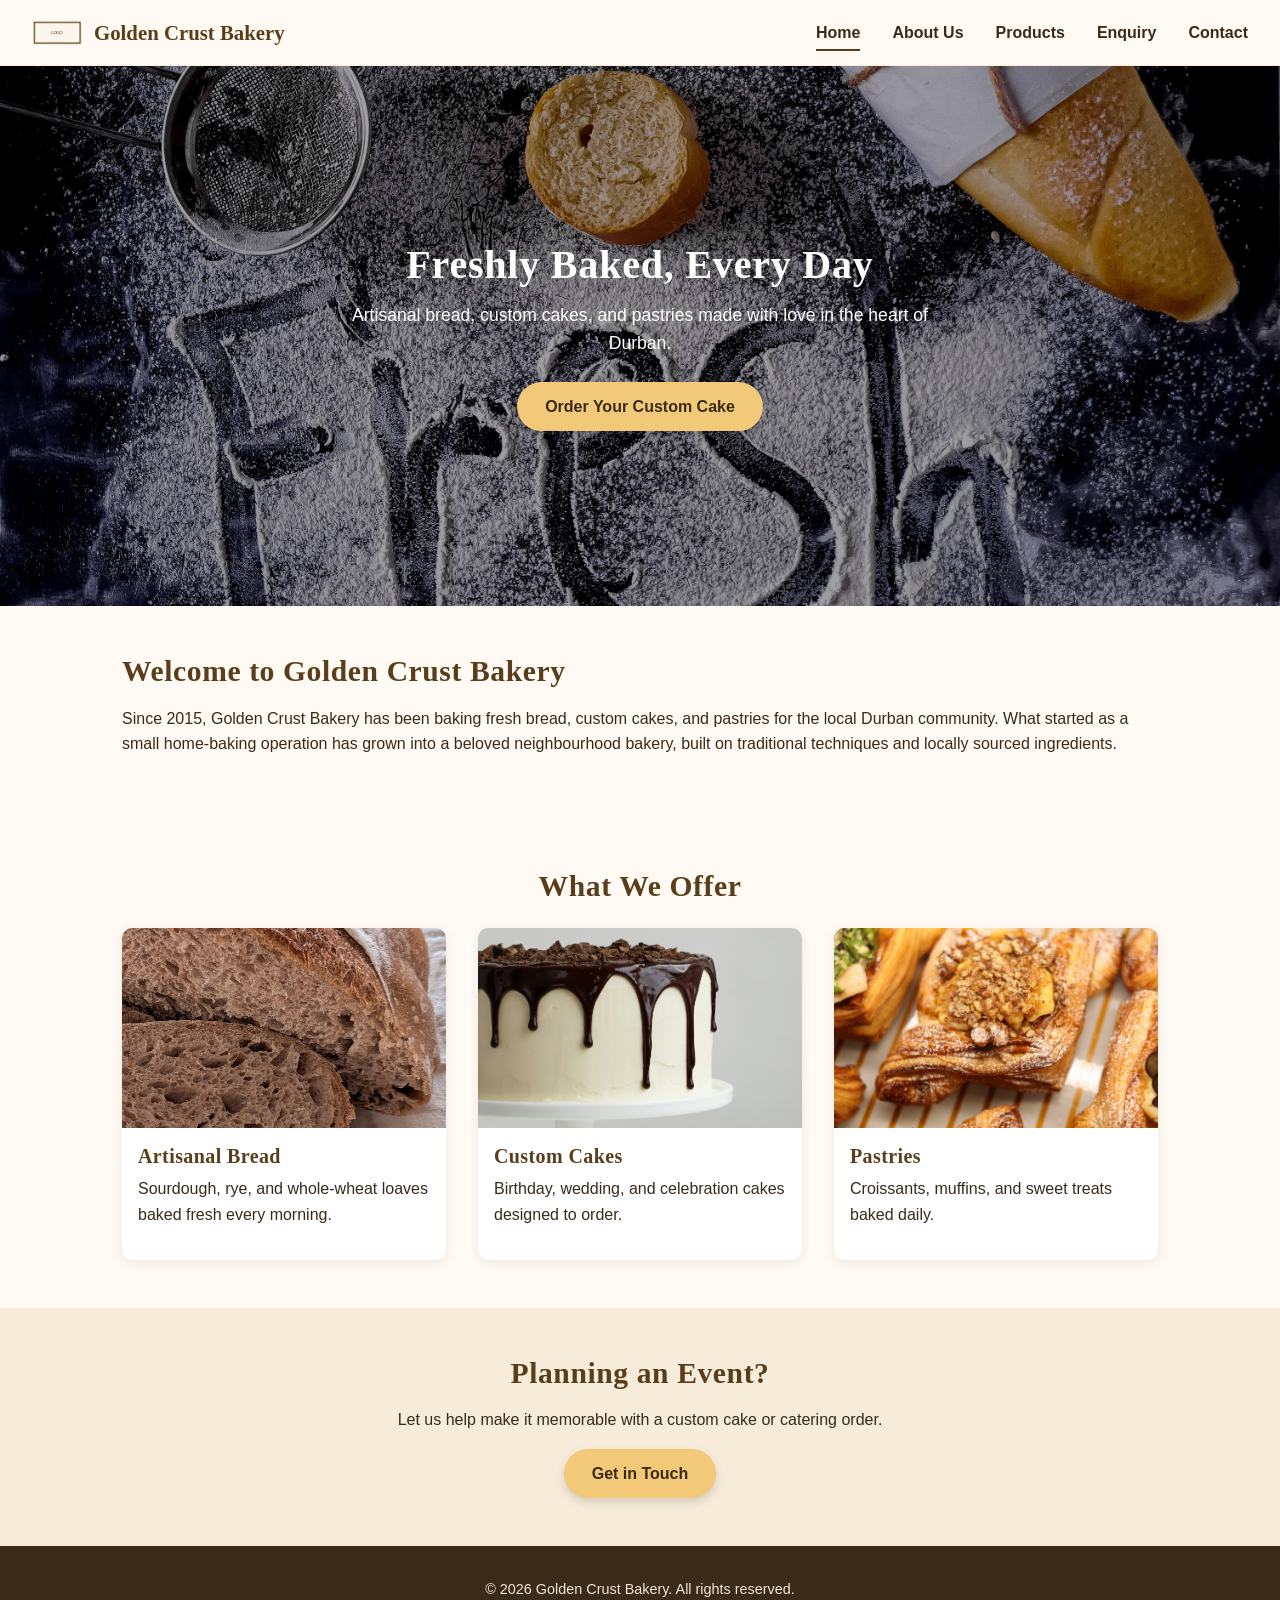
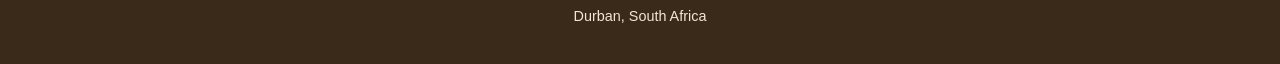
<file: index.html>
<!DOCTYPE html>
<html lang="en">
<head>
  <meta charset="UTF-8">
  <meta name="viewport" content="width=device-width, initial-scale=1.0">
  <title>Golden Crust Bakery | Home</title>
  <meta name="description" content="Golden Crust Bakery - freshly baked bread, custom cakes, and pastries in Durban.">
  <link rel="stylesheet" href="css/style.css">
</head>
<body>

  <!-- ===================== Header & Navigation ===================== -->
  <!-- Shared navigation structure repeated across all pages for consistency -->
  <header>
    <div class="logo">
      <img src="images/logo-placeholder.png" alt="Golden Crust Bakery logo">
      <span>Golden Crust Bakery</span>
    </div>
    <nav>
      <ul>
        <li><a href="index.html" aria-current="page">Home</a></li>
        <li><a href="about.html">About Us</a></li>
        <li><a href="products.html">Products</a></li>
        <li><a href="enquiry.html">Enquiry</a></li>
        <li><a href="contact.html">Contact</a></li>
      </ul>
    </nav>
  </header>

  <!-- ===================== Hero Section ===================== -->
  <main>
    <section class="hero">
      <img src="images/hero-placeholder.jpg" alt="Freshly baked bread and pastries at Golden Crust Bakery">
      <div class="hero-text">
        <h1>Freshly Baked, Every Day</h1>
        <p>Artisanal bread, custom cakes, and pastries made with love in the heart of Durban.</p>
        <a href="enquiry.html" class="cta-button">Order Your Custom Cake</a>
      </div>
    </section>

    <!-- ===================== Introduction ===================== -->
    <section class="intro">
      <h2>Welcome to Golden Crust Bakery</h2>
      <p>
        Since 2015, Golden Crust Bakery has been baking fresh bread, custom cakes,
        and pastries for the local Durban community. What started as a small
        home-baking operation has grown into a beloved neighbourhood bakery, built on
        traditional techniques and locally sourced ingredients.
      </p>
    </section>

    <!-- ===================== Featured Products ===================== -->
    <section class="featured-products">
      <h2>What We Offer</h2>
      <div class="product-grid">
        <article class="product-card">
          <img src="images/bread-placeholder.jpg" alt="Freshly baked artisanal bread loaves">
          <h3>Artisanal Bread</h3>
          <p>Sourdough, rye, and whole-wheat loaves baked fresh every morning.</p>
        </article>
        <article class="product-card">
          <img src="images/cakes-placeholder.jpg" alt="Custom decorated cakes for birthdays and weddings">
          <h3>Custom Cakes</h3>
          <p>Birthday, wedding, and celebration cakes designed to order.</p>
        </article>
        <article class="product-card">
          <img src="images/pastries-placeholder.jpg" alt="Assorted pastries and baked treats">
          <h3>Pastries</h3>
          <p>Croissants, muffins, and sweet treats baked daily.</p>
        </article>
      </div>
    </section>

    <!-- ===================== Call To Action ===================== -->
    <section class="cta-banner">
      <h2>Planning an Event?</h2>
      <p>Let us help make it memorable with a custom cake or catering order.</p>
      <a href="enquiry.html" class="cta-button">Get in Touch</a>
    </section>
  </main>

  <!-- ===================== Footer ===================== -->
  <footer>
    <p>&copy; 2026 Golden Crust Bakery. All rights reserved.</p>
    <p>Durban, South Africa</p>
  </footer>

</body>
</html>
</file>
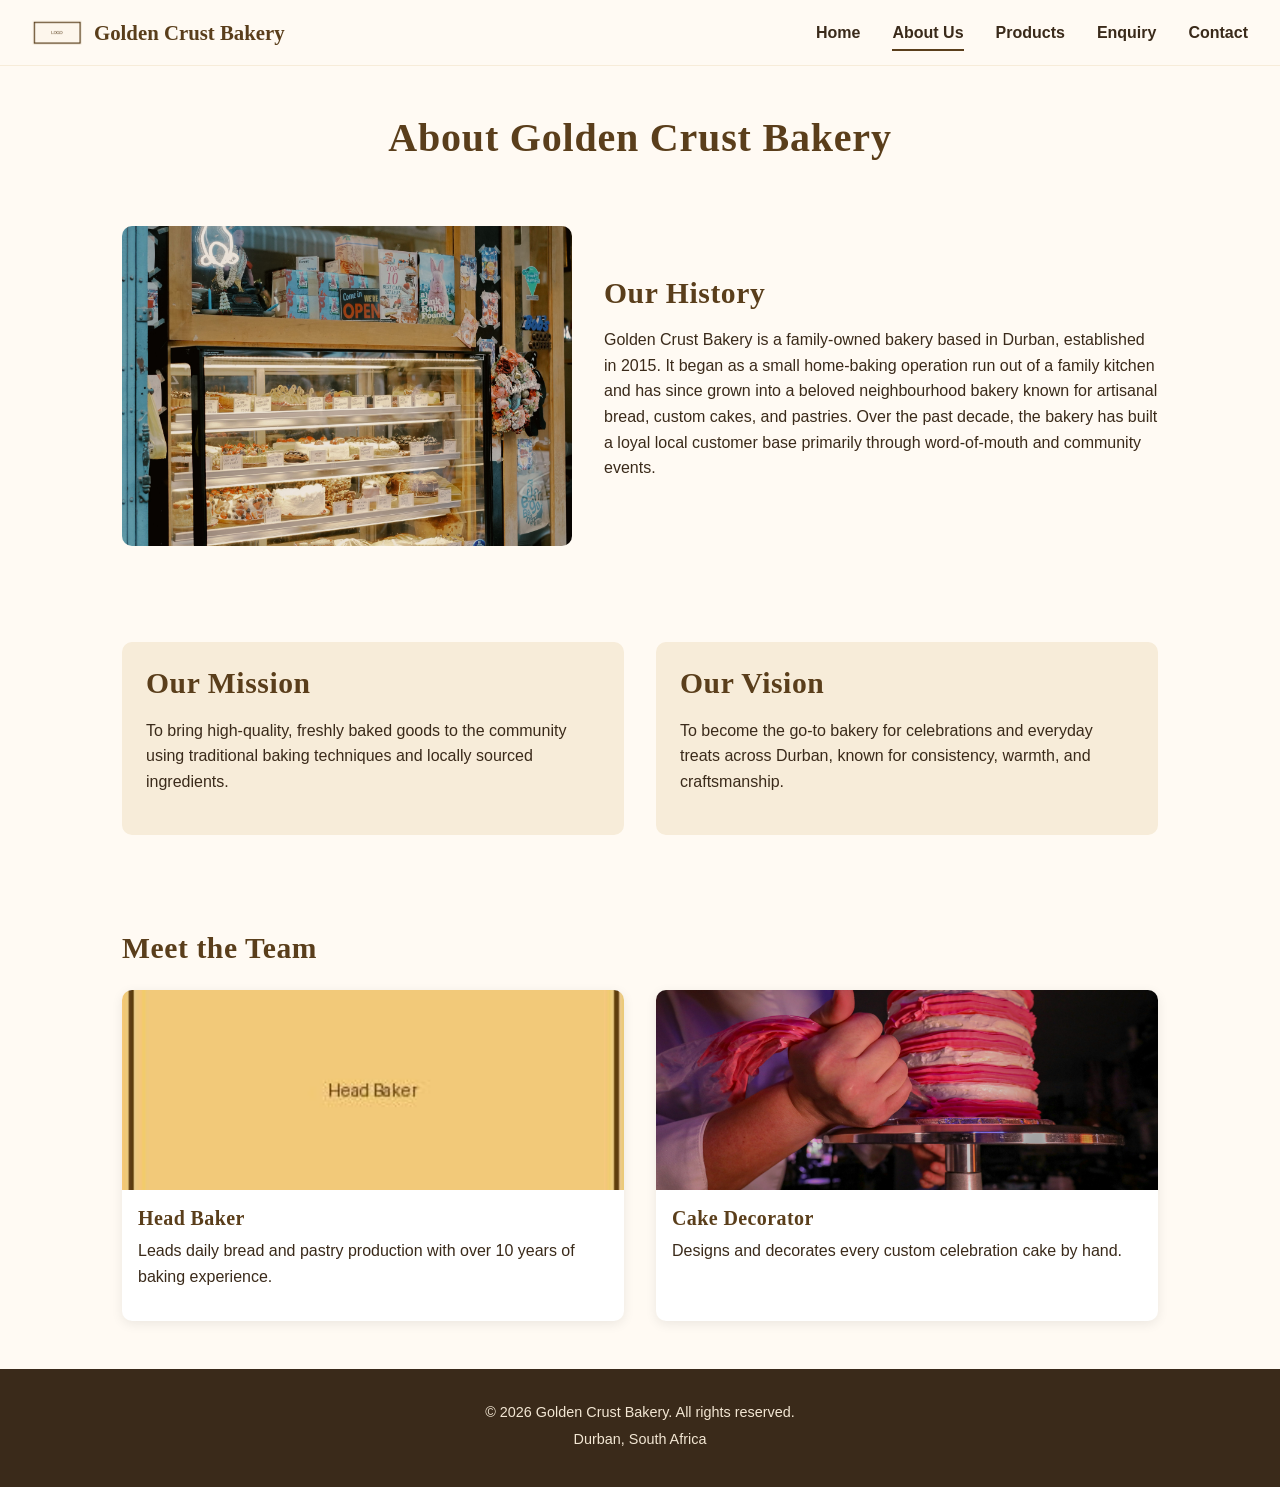
<file: about.html>
<!DOCTYPE html>
<html lang="en">
<head>
  <meta charset="UTF-8">
  <meta name="viewport" content="width=device-width, initial-scale=1.0">
  <title>Golden Crust Bakery | About Us</title>
  <meta name="description" content="Learn about the history, mission, and vision of Golden Crust Bakery.">
  <link rel="stylesheet" href="css/style.css">
</head>
<body>

  <!-- ===================== Header & Navigation ===================== -->
  <header>
    <div class="logo">
      <img src="images/logo-placeholder.png" alt="Golden Crust Bakery logo">
      <span>Golden Crust Bakery</span>
    </div>
    <nav>
      <ul>
        <li><a href="index.html">Home</a></li>
        <li><a href="about.html" aria-current="page">About Us</a></li>
        <li><a href="products.html">Products</a></li>
        <li><a href="enquiry.html">Enquiry</a></li>
        <li><a href="contact.html">Contact</a></li>
      </ul>
    </nav>
  </header>

  <main>
    <!-- ===================== Page Heading ===================== -->
    <section class="page-heading">
      <h1>About Golden Crust Bakery</h1>
    </section>

    <!-- ===================== History ===================== -->
    <section class="about-history">
      <img src="images/bakery-storefront-placeholder.jpg" alt="Golden Crust Bakery storefront">
      <div>
        <h2>Our History</h2>
        <p>
          Golden Crust Bakery is a family-owned bakery based in Durban, established
          in 2015. It began as a small home-baking operation run out of a family kitchen
          and has since grown into a beloved neighbourhood bakery known for artisanal
          bread, custom cakes, and pastries. Over the past decade, the bakery has built a
          loyal local customer base primarily through word-of-mouth and community events.
        </p>
      </div>
    </section>

    <!-- ===================== Mission & Vision ===================== -->
    <section class="mission-vision">
      <div class="mission">
        <h2>Our Mission</h2>
        <p>
          To bring high-quality, freshly baked goods to the community using traditional
          baking techniques and locally sourced ingredients.
        </p>
      </div>
      <div class="vision">
        <h2>Our Vision</h2>
        <p>
          To become the go-to bakery for celebrations and everyday treats across
          Durban, known for consistency, warmth, and craftsmanship.
        </p>
      </div>
    </section>

    <!-- ===================== Team ===================== -->
    <section class="team">
      <h2>Meet the Team</h2>
      <div class="team-grid">
        <article class="team-member">
          <img src="images/baker-placeholder.jpg" alt="Head baker at Golden Crust Bakery">
          <h3>Head Baker</h3>
          <p>Leads daily bread and pastry production with over 10 years of baking experience.</p>
        </article>
        <article class="team-member">
          <img src="images/cake-decorator-placeholder.jpg" alt="Cake decorator at Golden Crust Bakery">
          <h3>Cake Decorator</h3>
          <p>Designs and decorates every custom celebration cake by hand.</p>
        </article>
      </div>
    </section>
  </main>

  <!-- ===================== Footer ===================== -->
  <footer>
    <p>&copy; 2026 Golden Crust Bakery. All rights reserved.</p>
    <p>Durban, South Africa</p>
  </footer>

</body>
</html>
</file>
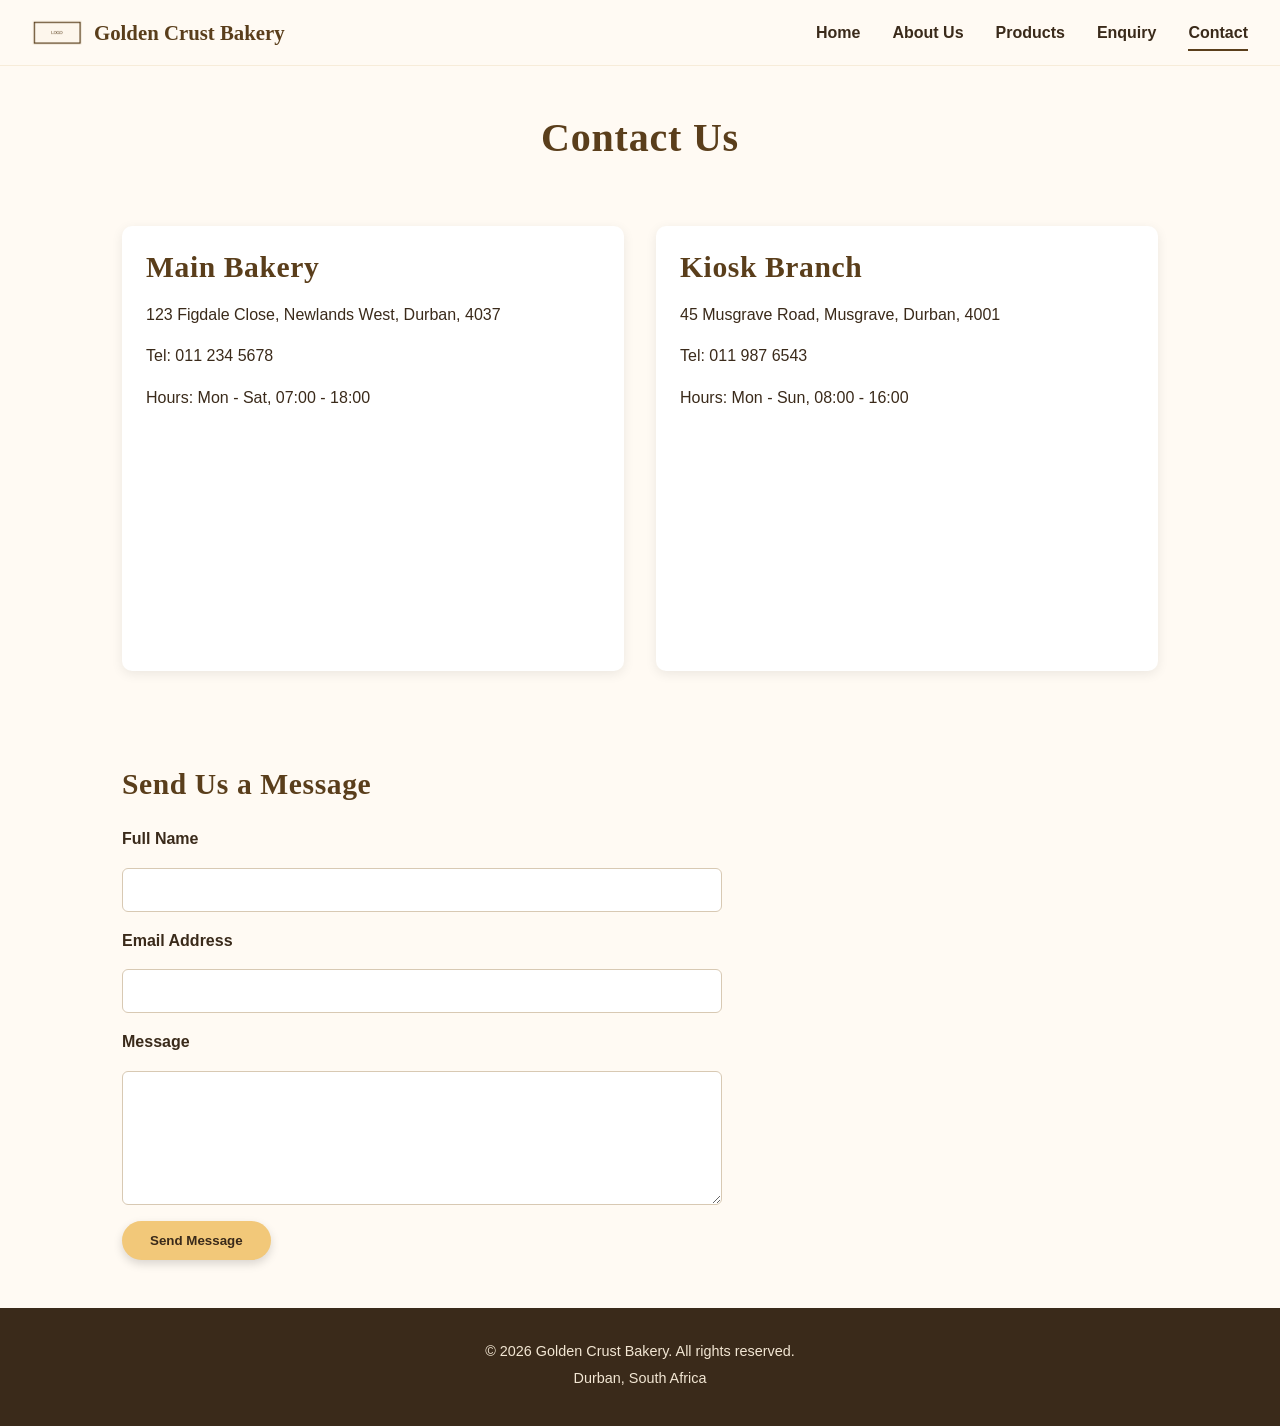
<file: contact.html>
<!DOCTYPE html>
<html lang="en">
<head>
  <meta charset="UTF-8">
  <meta name="viewport" content="width=device-width, initial-scale=1.0">
  <title>Golden Crust Bakery | Contact</title>
  <meta name="description" content="Find Golden Crust Bakery's locations, opening hours, and contact details.">
  <link rel="stylesheet" href="css/style.css">
</head>
<body>

  <!-- ===================== Header & Navigation ===================== -->
  <header>
    <div class="logo">
      <img src="images/logo-placeholder.png" alt="Golden Crust Bakery logo">
      <span>Golden Crust Bakery</span>
    </div>
    <nav>
      <ul>
        <li><a href="index.html">Home</a></li>
        <li><a href="about.html">About Us</a></li>
        <li><a href="products.html">Products</a></li>
        <li><a href="enquiry.html">Enquiry</a></li>
        <li><a href="contact.html" aria-current="page">Contact</a></li>
      </ul>
    </nav>
  </header>

  <main>
    <!-- ===================== Page Heading ===================== -->
    <section class="page-heading">
      <h1>Contact Us</h1>
    </section>

    <!-- ===================== Locations ===================== -->
    <section class="locations">
      <article class="location">
        <h2>Main Bakery</h2>
        <p>123 Figdale Close, Newlands West, Durban, 4037</p>
        <p>Tel: 011 234 5678</p>
        <p>Hours: Mon - Sat, 07:00 - 18:00</p>
        <!-- Map embed placeholder - to be replaced with an embedded map (e.g. Google Maps iframe) -->
        <div class="map-container">
          <iframe src="https://www.google.com/maps/embed?pb=!1m18!1m12!1m3!1d27703.287159288786!2d30.95565045!3d-29.780217950000004!2m3!1f0!2f0!3f0!3m2!1i1024!2i768!4f13.1!3m3!1m2!1s0x1ef7016674fdb65d%3A0x2ec6061122e48c1f!2sNewlands%20West%2C%204037!5e0!3m2!1sen!2sza!4v1786638289815!5m2!1sen!2sza" width="600" height="450" style="border:0;" allowfullscreen="" loading="lazy" referrerpolicy="strict-origin-when-cross-origin"></iframe>
        </div>
      </article>

      <article class="location">
        <h2>Kiosk Branch</h2>
        <p>45 Musgrave Road, Musgrave, Durban, 4001</p>
        <p>Tel: 011 987 6543</p>
        <p>Hours: Mon - Sun, 08:00 - 16:00</p>
        <!-- Map embed placeholder - to be replaced with an embedded map (e.g. Google Maps iframe) -->
        <div class="map-container">
          <iframe src="https://www.google.com/maps/embed?pb=!1m18!1m12!1m3!1d14342.9!2d30.99!3d-29.83!2m3!1f0!2f0!3f0!3m2!1i1024!2i768!4f13.1!3m3!1m2!1s0x0%3A0x0!2sMusgrave%2C%20Durban!5e0!3m2!1sen!2sza!4v1786638289816!5m2!1sen!2sza" width="600" height="450" style="border:0;" allowfullscreen="" loading="lazy" referrerpolicy="strict-origin-when-cross-origin"></iframe>
        </div>
      </article>
    </section>

    <!-- ===================== Contact Form ===================== -->
    <section class="contact-form">
      <h2>Send Us a Message</h2>
      <form action="#" method="post">
        <label for="name">Full Name</label>
        <input type="text" id="name" name="name" required>

        <label for="email">Email Address</label>
        <input type="email" id="email" name="email" required>

        <label for="message">Message</label>
        <textarea id="message" name="message" rows="6" required></textarea>

        <button type="submit" class="cta-button">Send Message</button>
      </form>
    </section>
  </main>

  <!-- ===================== Footer ===================== -->
  <footer>
    <p>&copy; 2026 Golden Crust Bakery. All rights reserved.</p>
    <p>Durban, South Africa</p>
  </footer>

</body>
</html>
</file>
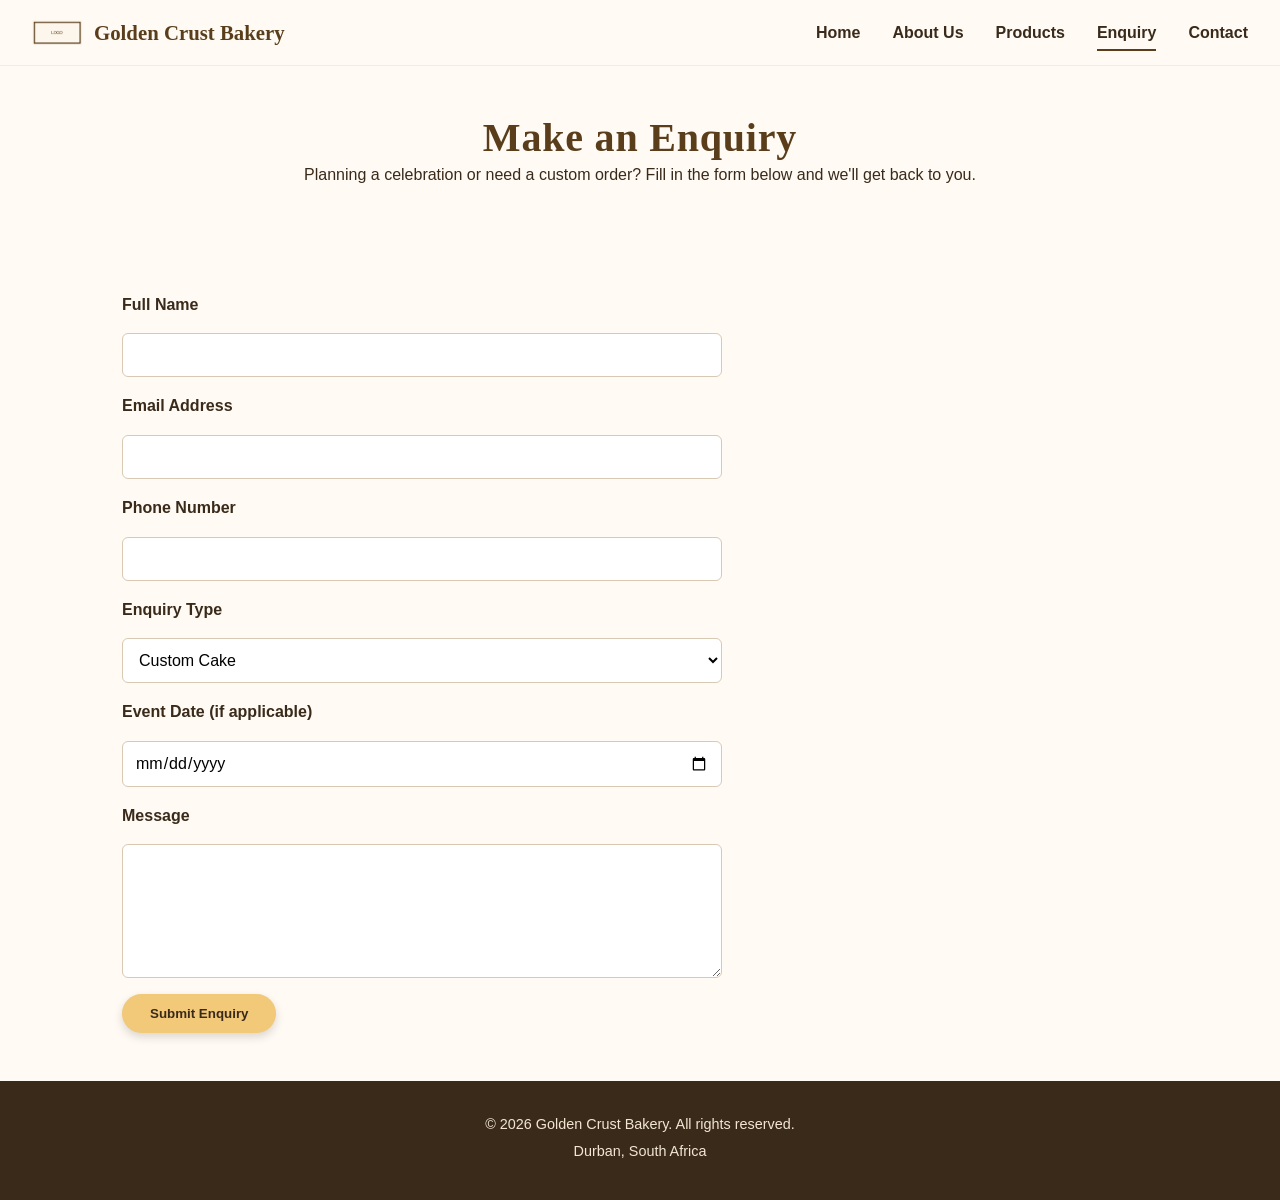
<file: enquiry.html>
<!DOCTYPE html>
<html lang="en">
<head>
  <meta charset="UTF-8">
  <meta name="viewport" content="width=device-width, initial-scale=1.0">
  <title>Golden Crust Bakery | Enquiry</title>
  <meta name="description" content="Submit an enquiry for custom cakes, catering, or bulk orders at Golden Crust Bakery.">
  <link rel="stylesheet" href="css/style.css">
</head>
<body>

  <!-- ===================== Header & Navigation ===================== -->
  <header>
    <div class="logo">
      <img src="images/logo-placeholder.png" alt="Golden Crust Bakery logo">
      <span>Golden Crust Bakery</span>
    </div>
    <nav>
      <ul>
        <li><a href="index.html">Home</a></li>
        <li><a href="about.html">About Us</a></li>
        <li><a href="products.html">Products</a></li>
        <li><a href="enquiry.html" aria-current="page">Enquiry</a></li>
        <li><a href="contact.html">Contact</a></li>
      </ul>
    </nav>
  </header>

  <main>
    <!-- ===================== Page Heading ===================== -->
    <section class="page-heading">
      <h1>Make an Enquiry</h1>
      <p>Planning a celebration or need a custom order? Fill in the form below and we'll get back to you.</p>
    </section>

    <!-- ===================== Enquiry Form ===================== -->
    <!-- Note: form is static HTML for now (Part 1). Submission handling and
         validation via JavaScript will be added in Part 3 of this project. -->
    <section class="enquiry-form">
      <form action="#" method="post">
        <label for="name">Full Name</label>
        <input type="text" id="name" name="name" required>

        <label for="email">Email Address</label>
        <input type="email" id="email" name="email" required>

        <label for="phone">Phone Number</label>
        <input type="tel" id="phone" name="phone">

        <label for="enquiry-type">Enquiry Type</label>
        <select id="enquiry-type" name="enquiry-type">
          <option value="custom-cake">Custom Cake</option>
          <option value="catering">Catering / Bulk Order</option>
          <option value="general">General Enquiry</option>
        </select>

        <label for="event-date">Event Date (if applicable)</label>
        <input type="date" id="event-date" name="event-date">

        <label for="message">Message</label>
        <textarea id="message" name="message" rows="6" required></textarea>

        <button type="submit" class="cta-button">Submit Enquiry</button>
      </form>
    </section>
  </main>

  <!-- ===================== Footer ===================== -->
  <footer>
    <p>&copy; 2026 Golden Crust Bakery. All rights reserved.</p>
    <p>Durban, South Africa</p>
  </footer>

</body>
</html>
</file>
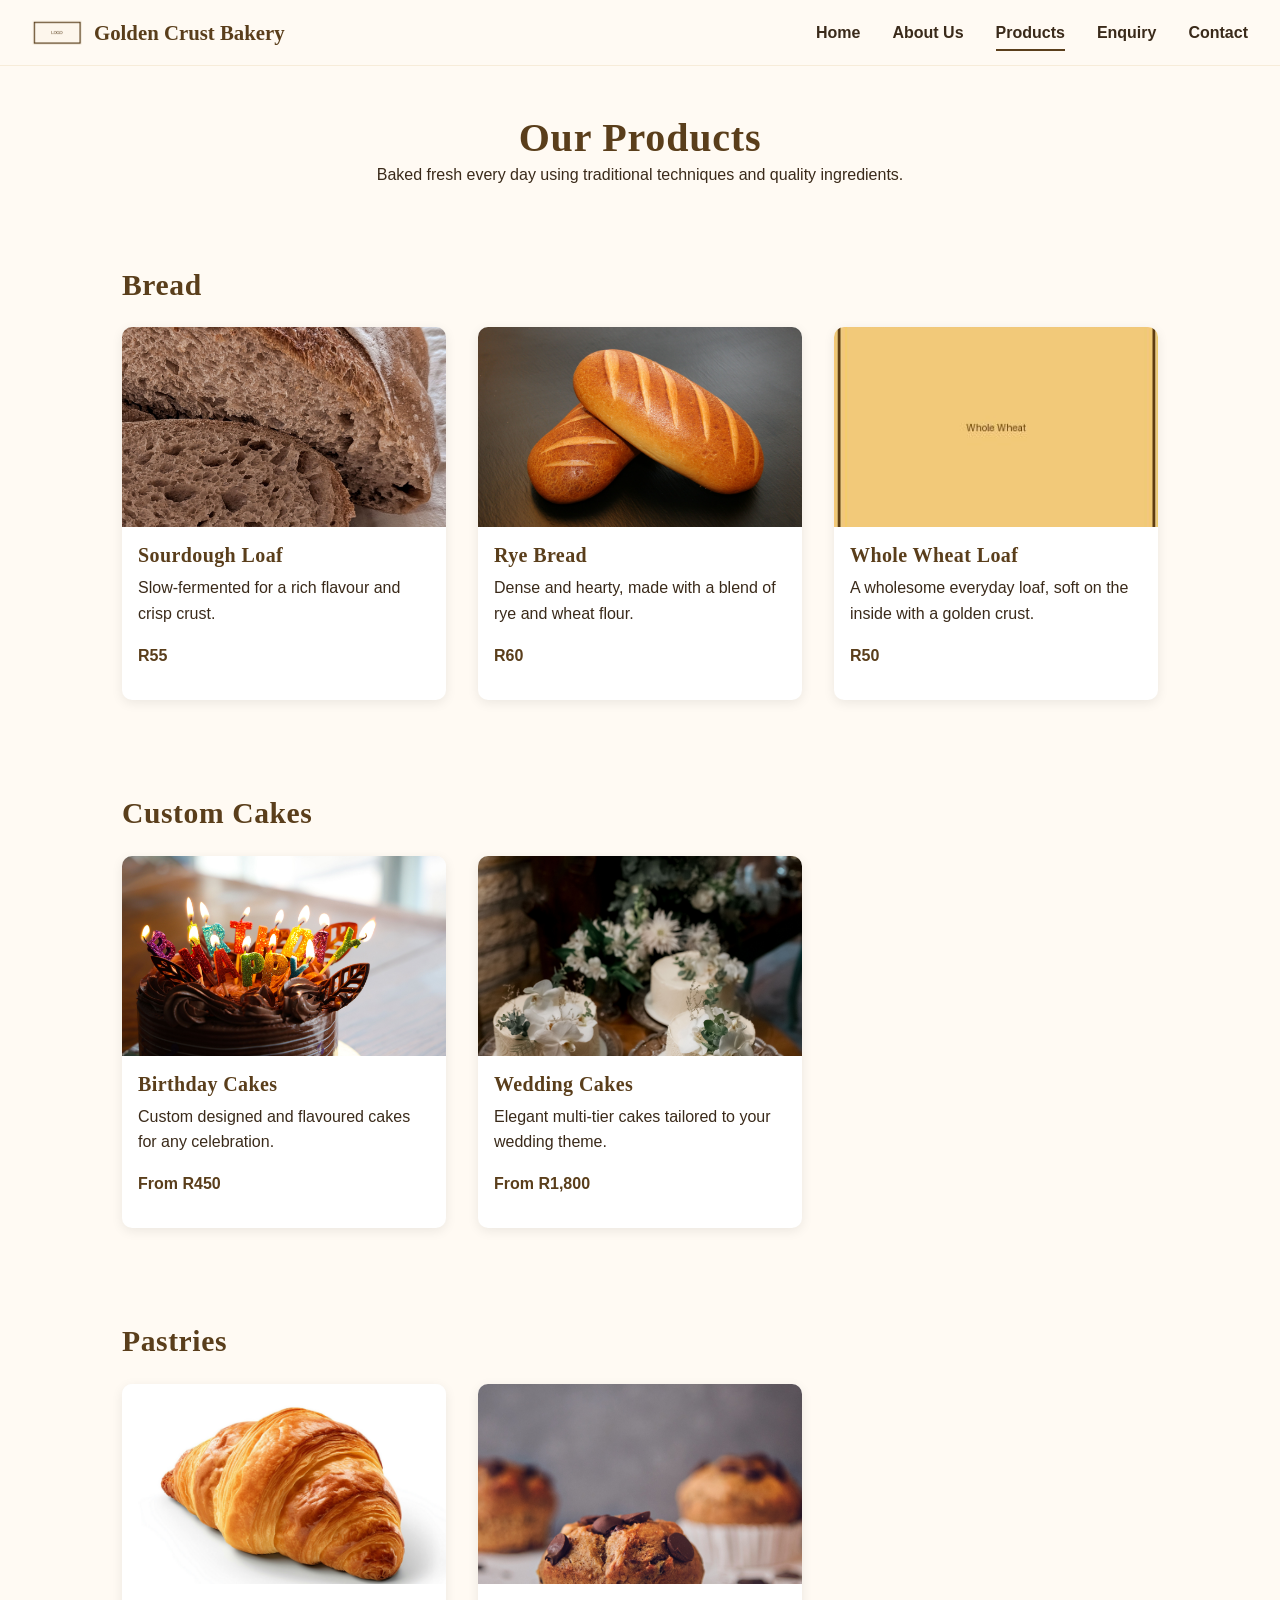
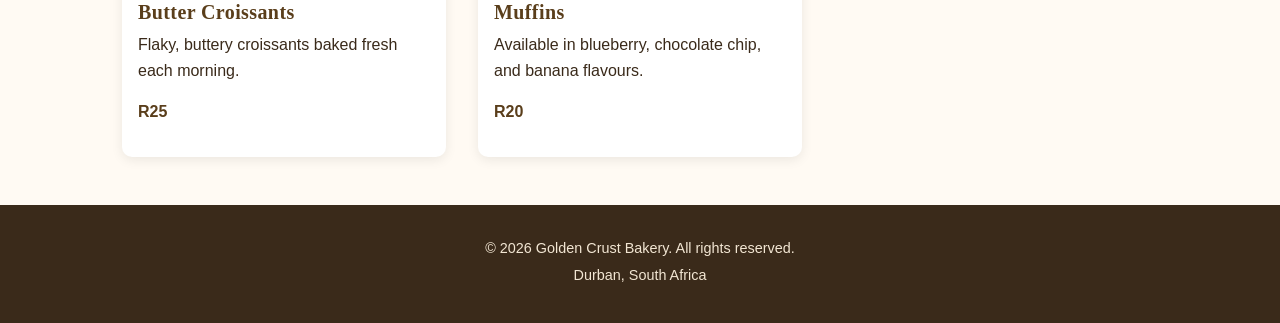
<file: products.html>
<!DOCTYPE html>
<html lang="en">
<head>
  <meta charset="UTF-8">
  <meta name="viewport" content="width=device-width, initial-scale=1.0">
  <title>Golden Crust Bakery | Products</title>
  <meta name="description" content="Explore Golden Crust Bakery's range of artisanal bread, custom cakes, and pastries.">
  <link rel="stylesheet" href="css/style.css">
</head>
<body>

  <!-- ===================== Header & Navigation ===================== -->
  <header>
    <div class="logo">
      <img src="images/logo-placeholder.png" alt="Golden Crust Bakery logo">
      <span>Golden Crust Bakery</span>
    </div>
    <nav>
      <ul>
        <li><a href="index.html">Home</a></li>
        <li><a href="about.html">About Us</a></li>
        <li><a href="products.html" aria-current="page">Products</a></li>
        <li><a href="enquiry.html">Enquiry</a></li>
        <li><a href="contact.html">Contact</a></li>
      </ul>
    </nav>
  </header>

  <main>
    <!-- ===================== Page Heading ===================== -->
    <section class="page-heading">
      <h1>Our Products</h1>
      <p>Baked fresh every day using traditional techniques and quality ingredients.</p>
    </section>

    <!-- ===================== Bread ===================== -->
    <section class="product-category" id="bread">
      <h2>Bread</h2>
      <div class="product-grid">
        <article class="product-card">
          <img src="images/sourdough-placeholder.jpg" alt="Sourdough loaf">
          <h3>Sourdough Loaf</h3>
          <p>Slow-fermented for a rich flavour and crisp crust.</p>
          <p class="price">R55</p>
        </article>
        <article class="product-card">
          <img src="images/rye-placeholder.jpg" alt="Rye bread loaf">
          <h3>Rye Bread</h3>
          <p>Dense and hearty, made with a blend of rye and wheat flour.</p>
          <p class="price">R60</p>
        </article>
        <article class="product-card">
          <img src="images/wholewheat-placeholder.jpg" alt="Whole wheat loaf">
          <h3>Whole Wheat Loaf</h3>
          <p>A wholesome everyday loaf, soft on the inside with a golden crust.</p>
          <p class="price">R50</p>
        </article>
      </div>
    </section>

    <!-- ===================== Cakes ===================== -->
    <section class="product-category" id="cakes">
      <h2>Custom Cakes</h2>
      <div class="product-grid">
        <article class="product-card">
          <img src="images/birthday-cake-placeholder.jpg" alt="Birthday cake">
          <h3>Birthday Cakes</h3>
          <p>Custom designed and flavoured cakes for any celebration.</p>
          <p class="price">From R450</p>
        </article>
        <article class="product-card">
          <img src="images/wedding-cake-placeholder.jpg" alt="Wedding cake">
          <h3>Wedding Cakes</h3>
          <p>Elegant multi-tier cakes tailored to your wedding theme.</p>
          <p class="price">From R1,800</p>
        </article>
      </div>
    </section>

    <!-- ===================== Pastries ===================== -->
    <section class="product-category" id="pastries">
      <h2>Pastries</h2>
      <div class="product-grid">
        <article class="product-card">
          <img src="images/croissant-placeholder.jpg" alt="Butter croissant">
          <h3>Butter Croissants</h3>
          <p>Flaky, buttery croissants baked fresh each morning.</p>
          <p class="price">R25</p>
        </article>
        <article class="product-card">
          <img src="images/muffin-placeholder.jpg" alt="Assorted muffins">
          <h3>Muffins</h3>
          <p>Available in blueberry, chocolate chip, and banana flavours.</p>
          <p class="price">R20</p>
        </article>
      </div>
    </section>
  </main>

  <!-- ===================== Footer ===================== -->
  <footer>
    <p>&copy; 2026 Golden Crust Bakery. All rights reserved.</p>
    <p>Durban, South Africa</p>
  </footer>

</body>
</html>
</file>
<file: css/style.css>
/* ============================================================
   Golden Crust Bakery — style.css
   Part 2: CSS Styling and Responsive Design
   ============================================================ */

/* ---------- 2.2 CSS Reset / Base Style ---------- */
* {
  margin: 0;
  padding: 0;
  box-sizing: border-box;
}

html {
  font-size: 100%; /* 1rem = 16px, base for rem units */
  scroll-behavior: smooth;
}

body {
  font-family: 'Poppins', 'Lato', Arial, sans-serif;
  font-size: 1rem;
  line-height: 1.6;
  color: #3a2a1a;
  background-color: #fffaf3;
}

a {
  text-decoration: none;
  color: inherit;
}

img {
  max-width: 100%;
  height: auto;
  display: block;
}

ul {
  list-style: none;
}

/* ---------- 2.3 Typography ---------- */
h1, h2, h3 {
  font-family: 'Playfair Display', 'Georgia', serif;
  font-weight: 700;
  line-height: 1.2;
  letter-spacing: 0.02em;
  color: #5a3e1b;
}

h1 {
  font-size: 2.5rem;
}

h2 {
  font-size: 1.85rem;
  margin-bottom: 1rem;
}

h3 {
  font-size: 1.25rem;
  margin-bottom: 0.5rem;
}

p {
  font-size: 1rem;
  margin-bottom: 1rem;
}

/* ---------- Colour Palette (variables for consistency) ---------- */
:root {
  --cream: #fffaf3;
  --warm-cream: #f7ecd9;
  --gold: #f2c879;
  --brown: #5a3e1b;
  --dark-brown: #3a2a1a;
  --soft-pink-accent: #e8b4a0;
}

/* ---------- 2.4 Layout Structure: Header & Navigation (Flexbox) ---------- */
header {
  display: flex;
  justify-content: space-between;
  align-items: center;
  flex-wrap: wrap;
  padding: 1rem 2rem;
  background-color: var(--cream);
  border-bottom: 1px solid var(--warm-cream);
  position: sticky;
  top: 0;
  z-index: 100;
}

header .logo {
  display: flex;
  align-items: center;
  gap: 0.75rem;
}

header .logo img {
  width: 50px;
  height: auto;
}

header .logo span {
  font-family: 'Playfair Display', serif;
  font-size: 1.3rem;
  font-weight: 700;
  color: var(--brown);
}

header nav ul {
  display: flex;
  gap: 2rem;
}

header nav a {
  font-weight: 600;
  padding: 0.5rem 0;
  border-bottom: 2px solid transparent;
  transition: border-color 0.2s ease, color 0.2s ease;
}

header nav a:hover,
header nav a:focus {
  color: var(--gold);
  border-bottom: 2px solid var(--gold);
}

header nav a[aria-current="page"] {
  border-bottom: 2px solid var(--brown);
}

/* ---------- Hero Section ---------- */
.hero {
  position: relative;
}

.hero img {
  width: 100%;
  height: 60vh;
  object-fit: cover;
  filter: brightness(0.65);
}

.hero-text {
  position: absolute;
  top: 50%;
  left: 50%;
  transform: translate(-50%, -50%);
  text-align: center;
  color: #fff;
  width: 90%;
  max-width: 600px;
}

.hero-text h1 {
  color: #fff;
  margin-bottom: 0.75rem;
}

.hero-text p {
  font-size: 1.1rem;
  margin-bottom: 1.5rem;
}

/* ---------- Buttons ---------- */
.cta-button {
  display: inline-block;
  background-color: var(--gold);
  color: var(--dark-brown);
  font-weight: 700;
  padding: 0.75rem 1.75rem;
  border-radius: 999px;
  box-shadow: 0 4px 10px rgba(0, 0, 0, 0.15);
  transition: transform 0.2s ease, box-shadow 0.2s ease, background-color 0.2s ease;
}

.cta-button:hover,
.cta-button:focus {
  background-color: var(--brown);
  color: #fff;
  transform: translateY(-2px);
  box-shadow: 0 6px 14px rgba(0, 0, 0, 0.2);
}

.cta-button:active {
  transform: translateY(0);
  box-shadow: 0 2px 6px rgba(0, 0, 0, 0.15);
}

/* ---------- Intro / General Sections ---------- */
.intro,
.page-heading,
.about-history,
.mission-vision,
.team,
.product-category,
.enquiry-form,
.locations,
.contact-form {
  max-width: 1100px;
  margin: 0 auto;
  padding: 3rem 2rem;
}

.page-heading {
  text-align: center;
  padding-bottom: 1rem;
}

/* ---------- 2.4 Product / Team Grid Layout (CSS Grid) ---------- */
.product-grid,
.team-grid {
  display: grid;
  grid-template-columns: repeat(3, 1fr);
  gap: 2rem;
  margin-top: 1.5rem;
}

.team-grid {
  grid-template-columns: repeat(2, 1fr);
}

.product-card,
.team-member {
  background-color: #fff;
  border-radius: 10px;
  overflow: hidden;
  box-shadow: 0 3px 12px rgba(0, 0, 0, 0.08);
  transition: transform 0.2s ease, box-shadow 0.2s ease;
}

.product-card:hover,
.team-member:hover {
  transform: translateY(-4px);
  box-shadow: 0 8px 20px rgba(0, 0, 0, 0.12);
}

.product-card img,
.team-member img {
  width: 100%;
  height: 200px;
  object-fit: cover;
}

.product-card h3,
.product-card p,
.team-member h3,
.team-member p {
  padding: 0 1rem;
}

.product-card h3,
.team-member h3 {
  margin-top: 1rem;
}

.product-card p:last-child,
.team-member p:last-child {
  padding-bottom: 1rem;
}

.price {
  font-weight: 700;
  color: var(--brown);
}

/* ---------- Featured Products (Homepage) ---------- */
.featured-products {
  max-width: 1100px;
  margin: 0 auto;
  padding: 3rem 2rem;
  text-align: center;
}

.featured-products .product-grid {
  text-align: left;
}

/* ---------- Call To Action Banner ---------- */
.cta-banner {
  background-color: var(--warm-cream);
  text-align: center;
  padding: 3rem 2rem;
}

/* ---------- About Page: History (Flexbox) ---------- */
.about-history {
  display: flex;
  align-items: center;
  gap: 2rem;
  flex-wrap: wrap;
}

.about-history img {
  flex: 1 1 350px;
  width: 100%;
  max-width: 450px;
  height: 320px;
  object-fit: cover;
  border-radius: 10px;
}

.about-history div {
  flex: 1 1 350px;
}

/* ---------- Mission & Vision (Grid) ---------- */
.mission-vision {
  display: grid;
  grid-template-columns: 1fr 1fr;
  gap: 2rem;
}

.mission,
.vision {
  background-color: var(--warm-cream);
  padding: 1.5rem;
  border-radius: 10px;
}

/* ---------- Enquiry / Contact Forms ---------- */
.enquiry-form form,
.contact-form form {
  display: flex;
  flex-direction: column;
  gap: 1rem;
  max-width: 600px;
  margin-top: 1.5rem;
}

.enquiry-form label,
.contact-form label {
  font-weight: 600;
}

.enquiry-form input,
.enquiry-form select,
.enquiry-form textarea,
.contact-form input,
.contact-form textarea {
  padding: 0.75rem;
  border: 1px solid #d8c9b3;
  border-radius: 6px;
  font-family: inherit;
  font-size: 1rem;
  background-color: #fff;
  transition: border-color 0.2s ease, box-shadow 0.2s ease;
}

.enquiry-form input:focus,
.enquiry-form select:focus,
.enquiry-form textarea:focus,
.contact-form input:focus,
.contact-form textarea:focus {
  outline: none;
  border-color: var(--gold);
  box-shadow: 0 0 0 3px rgba(242, 200, 121, 0.35);
}

.enquiry-form button,
.contact-form button {
  align-self: flex-start;
  border: none;
  cursor: pointer;
}

/* ---------- Contact Page: Locations (Grid) ---------- */
.locations {
  display: grid;
  grid-template-columns: 1fr 1fr;
  gap: 2rem;
}

.location {
  background-color: #fff;
  padding: 1.5rem;
  border-radius: 10px;
  box-shadow: 0 3px 12px rgba(0, 0, 0, 0.08);
}

.map-placeholder {
  margin-top: 1rem;
  height: 180px;
  background-color: var(--warm-cream);
  border: 1px dashed #c9b490;
  border-radius: 6px;
  display: flex;
  align-items: center;
  justify-content: center;
  color: #8a6d4a;
  font-style: italic;
}

.map-container {
  margin-top: 1rem;
  border-radius: 6px;
  overflow: hidden;
}

.map-container iframe {
  width: 100%;
  height: 220px;
  border: 0;
  display: block;
}

/* ---------- Footer ---------- */
footer {
  text-align: center;
  padding: 2rem;
  background-color: var(--dark-brown);
  color: #f2e6d3;
}

footer p {
  margin-bottom: 0.25rem;
  font-size: 0.9rem;
}

/* ============================================================
   3. Responsive Design
   ============================================================ */

/* ---------- 3.1 Tablet Breakpoint (max-width: 900px) ---------- */
@media (max-width: 900px) {
  .product-grid {
    grid-template-columns: repeat(2, 1fr);
  }

  .mission-vision,
  .locations {
    grid-template-columns: 1fr;
  }

  h1 {
    font-size: 2rem;
  }

  h2 {
    font-size: 1.5rem;
  }
}

/* ---------- 3.1 Mobile Breakpoint (max-width: 600px) ---------- */
@media (max-width: 600px) {
  header {
    flex-direction: column;
    align-items: flex-start;
    gap: 0.75rem;
  }

  header nav ul {
    flex-direction: column;
    gap: 0.75rem;
    width: 100%;
  }

  .hero img {
    height: 45vh;
  }

  .hero-text h1 {
    font-size: 1.6rem;
  }

  .hero-text p {
    font-size: 0.95rem;
  }

  .product-grid,
  .team-grid {
    grid-template-columns: 1fr;
  }

  .about-history {
    flex-direction: column;
  }

  .intro,
  .page-heading,
  .about-history,
  .mission-vision,
  .team,
  .product-category,
  .enquiry-form,
  .locations,
  .contact-form,
  .featured-products {
    padding: 2rem 1.25rem;
  }
}
</file>
